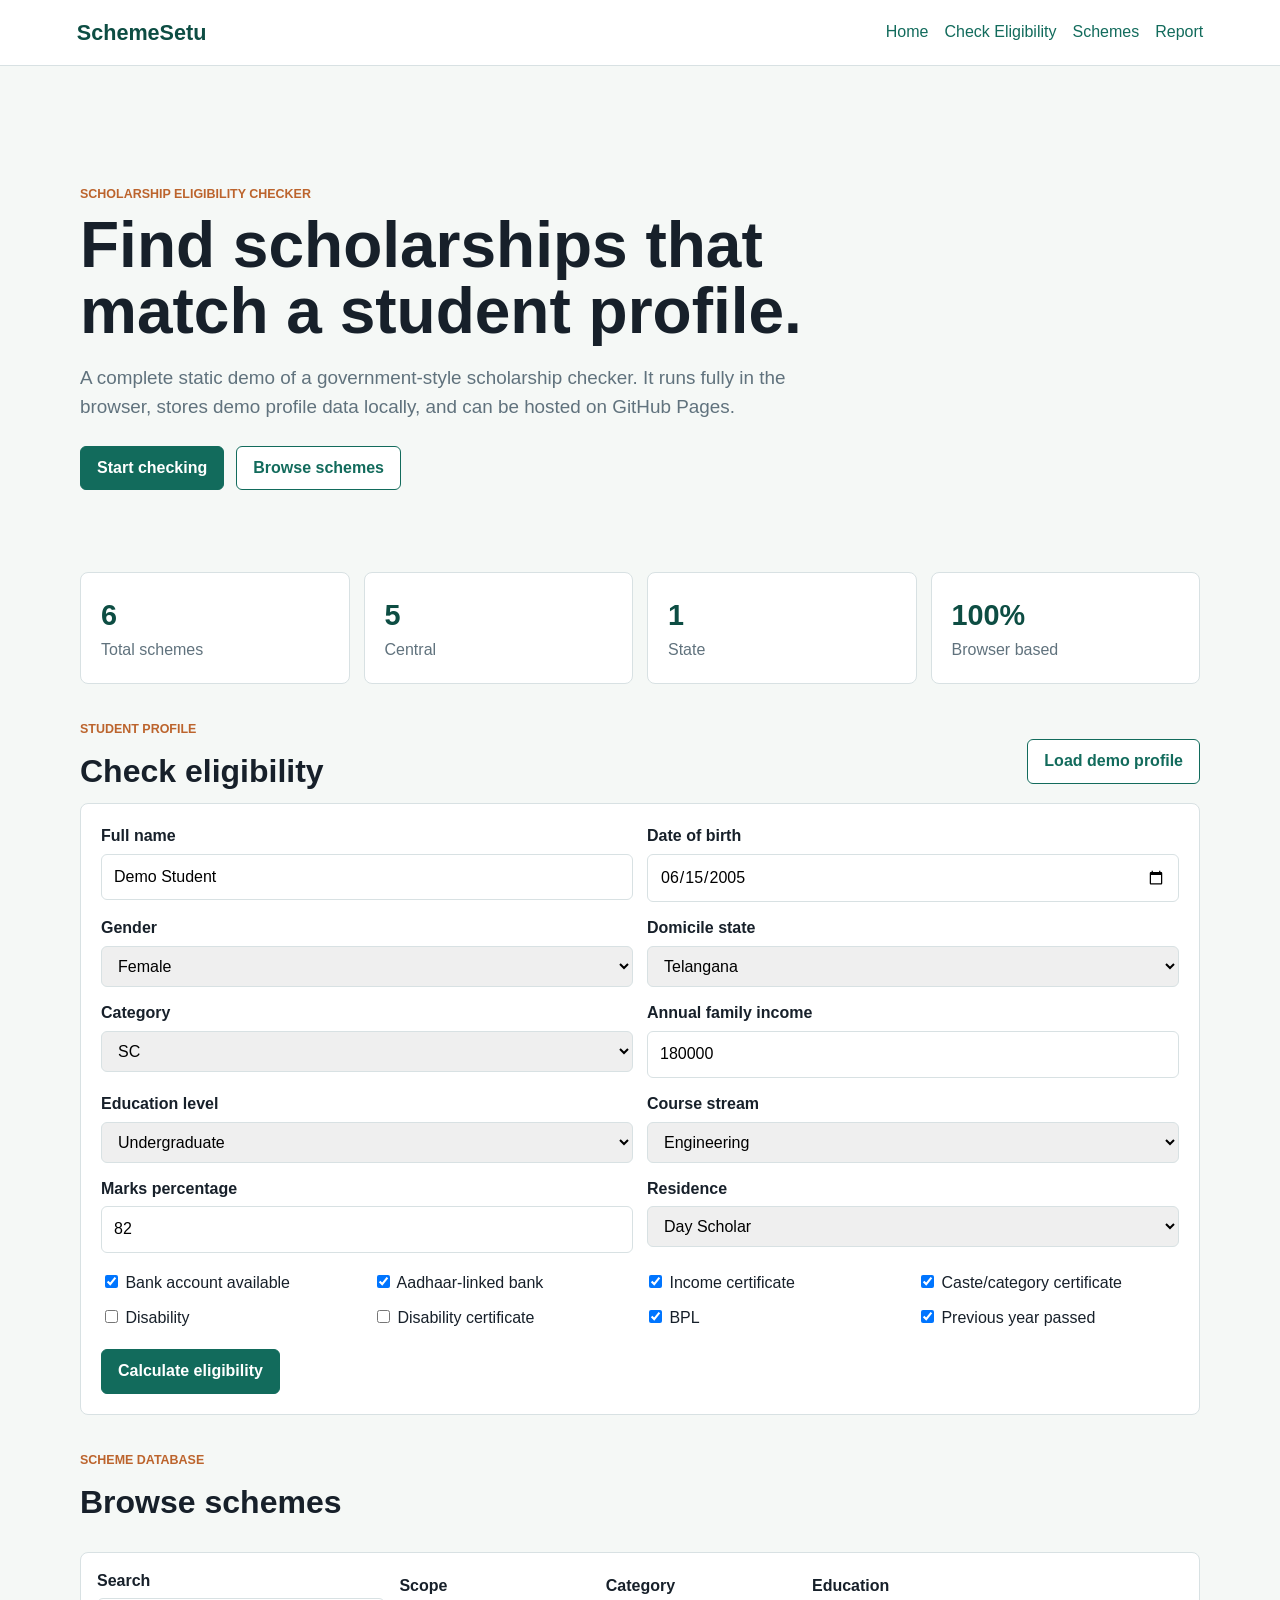
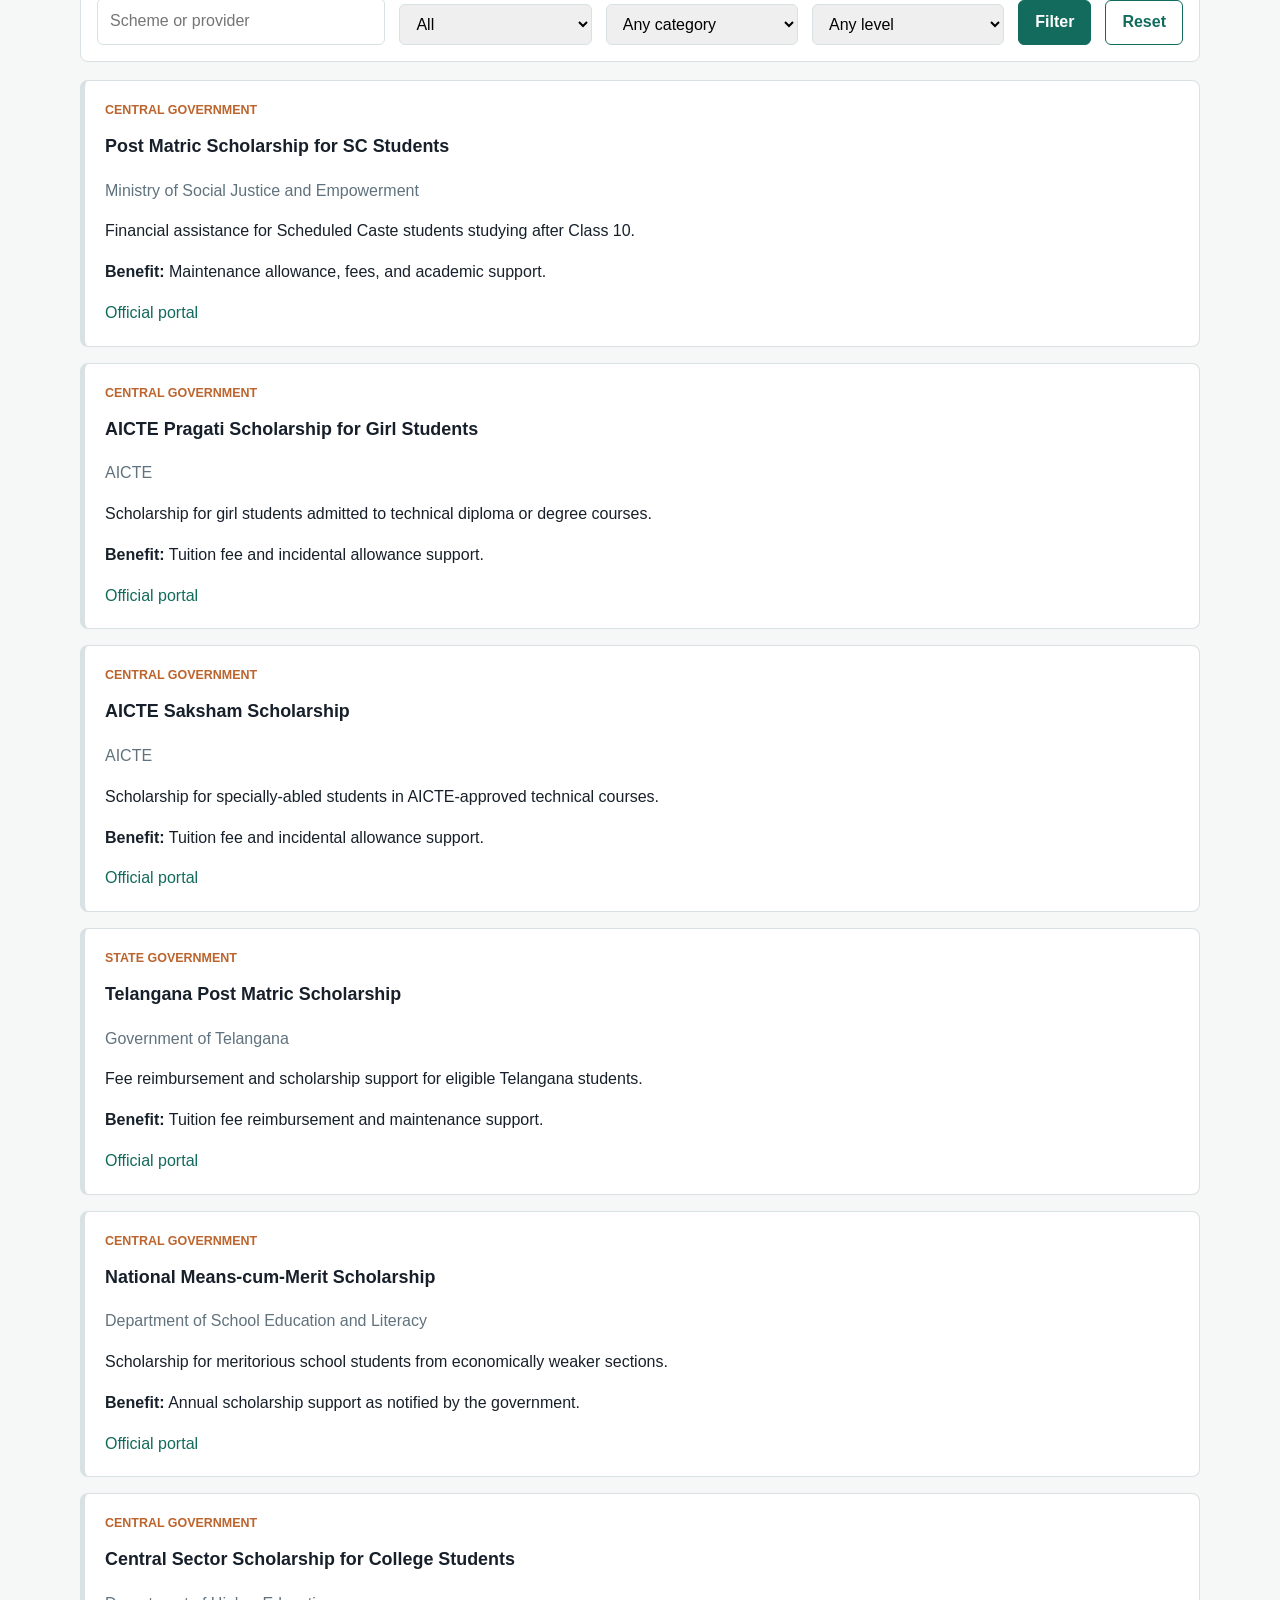
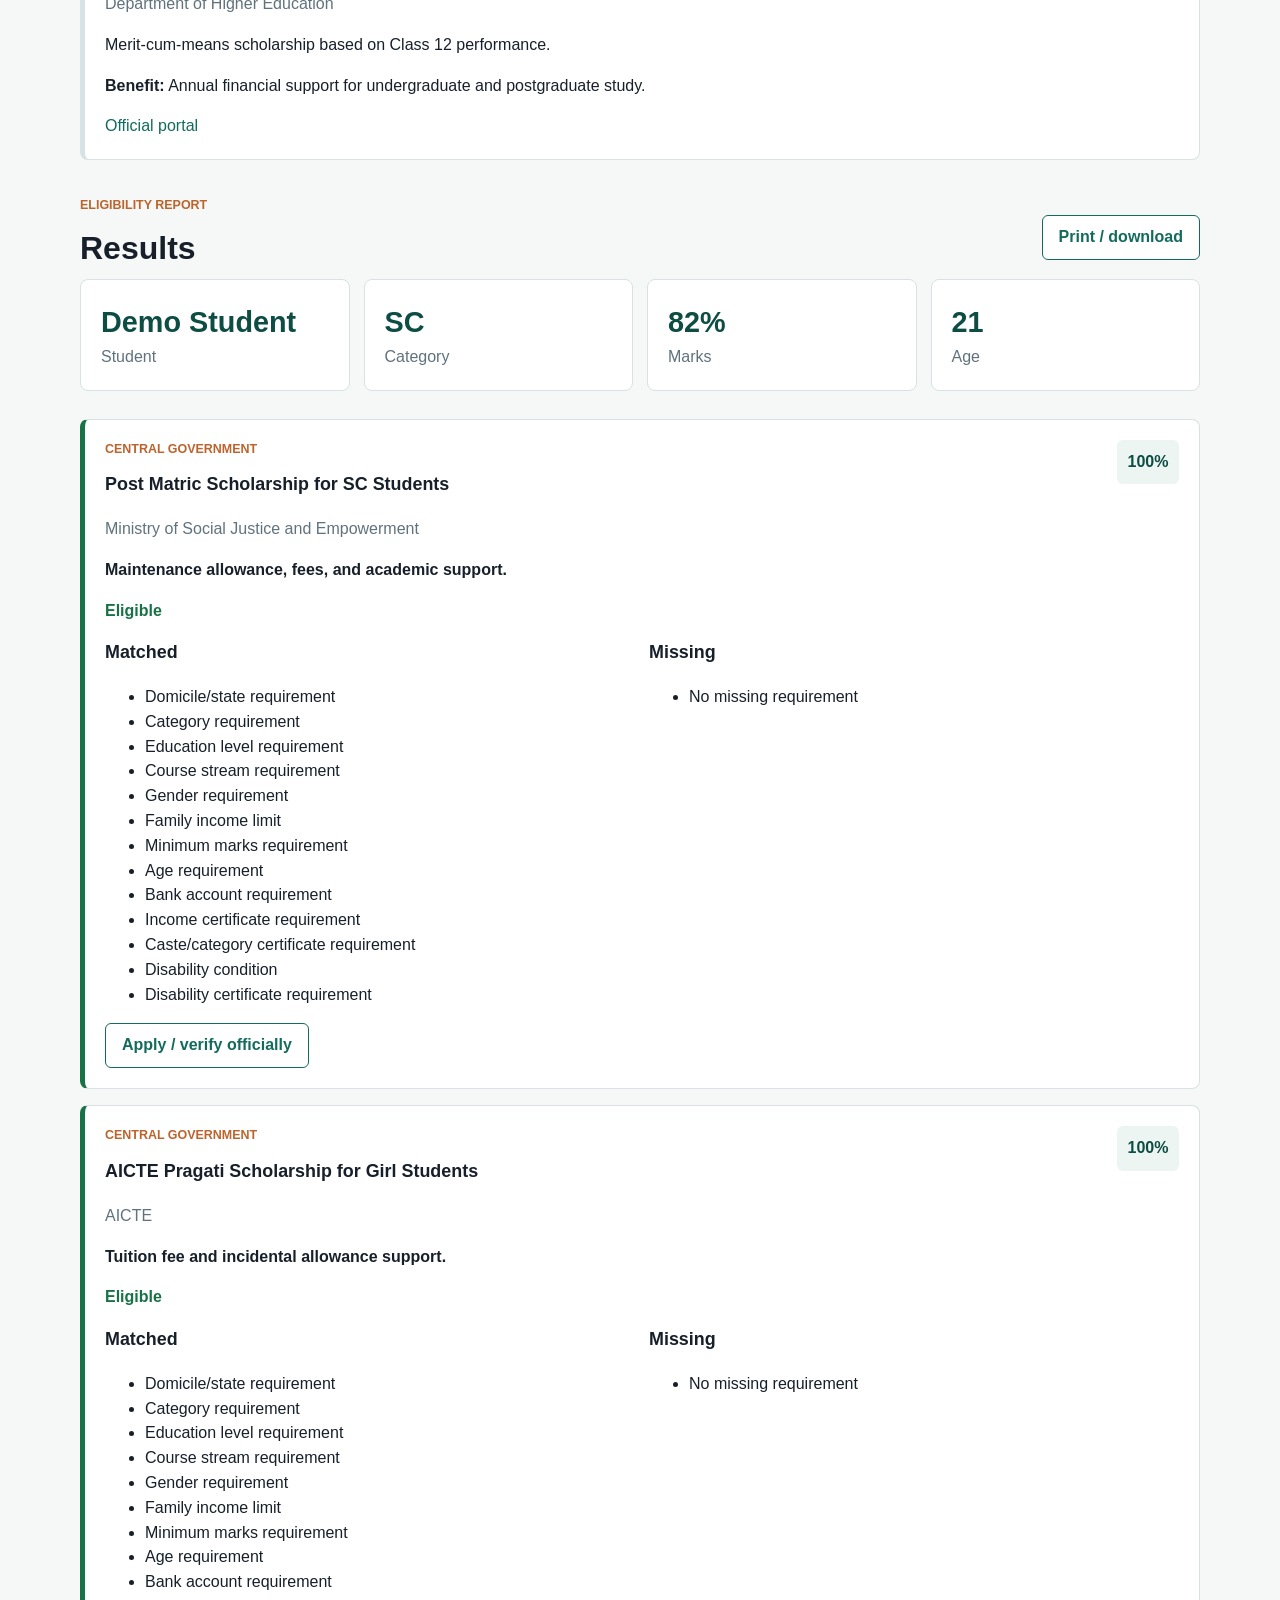
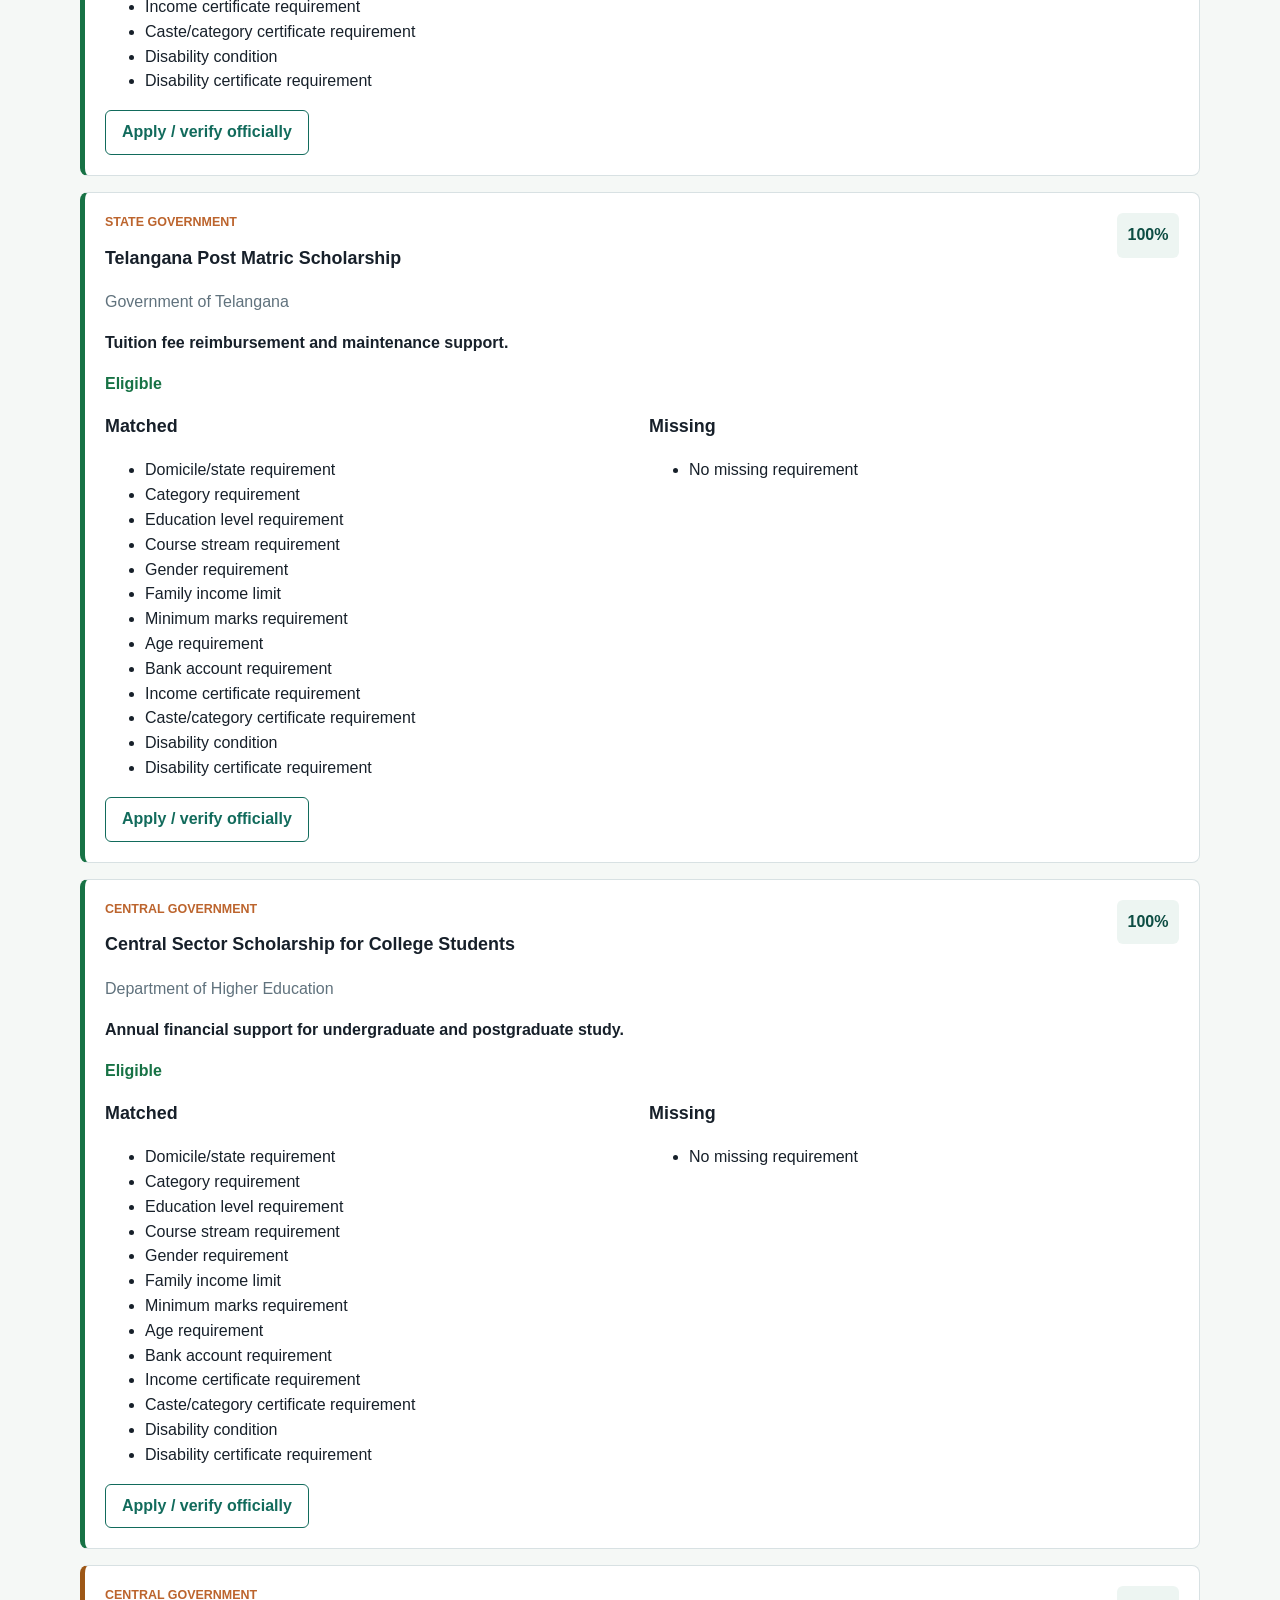
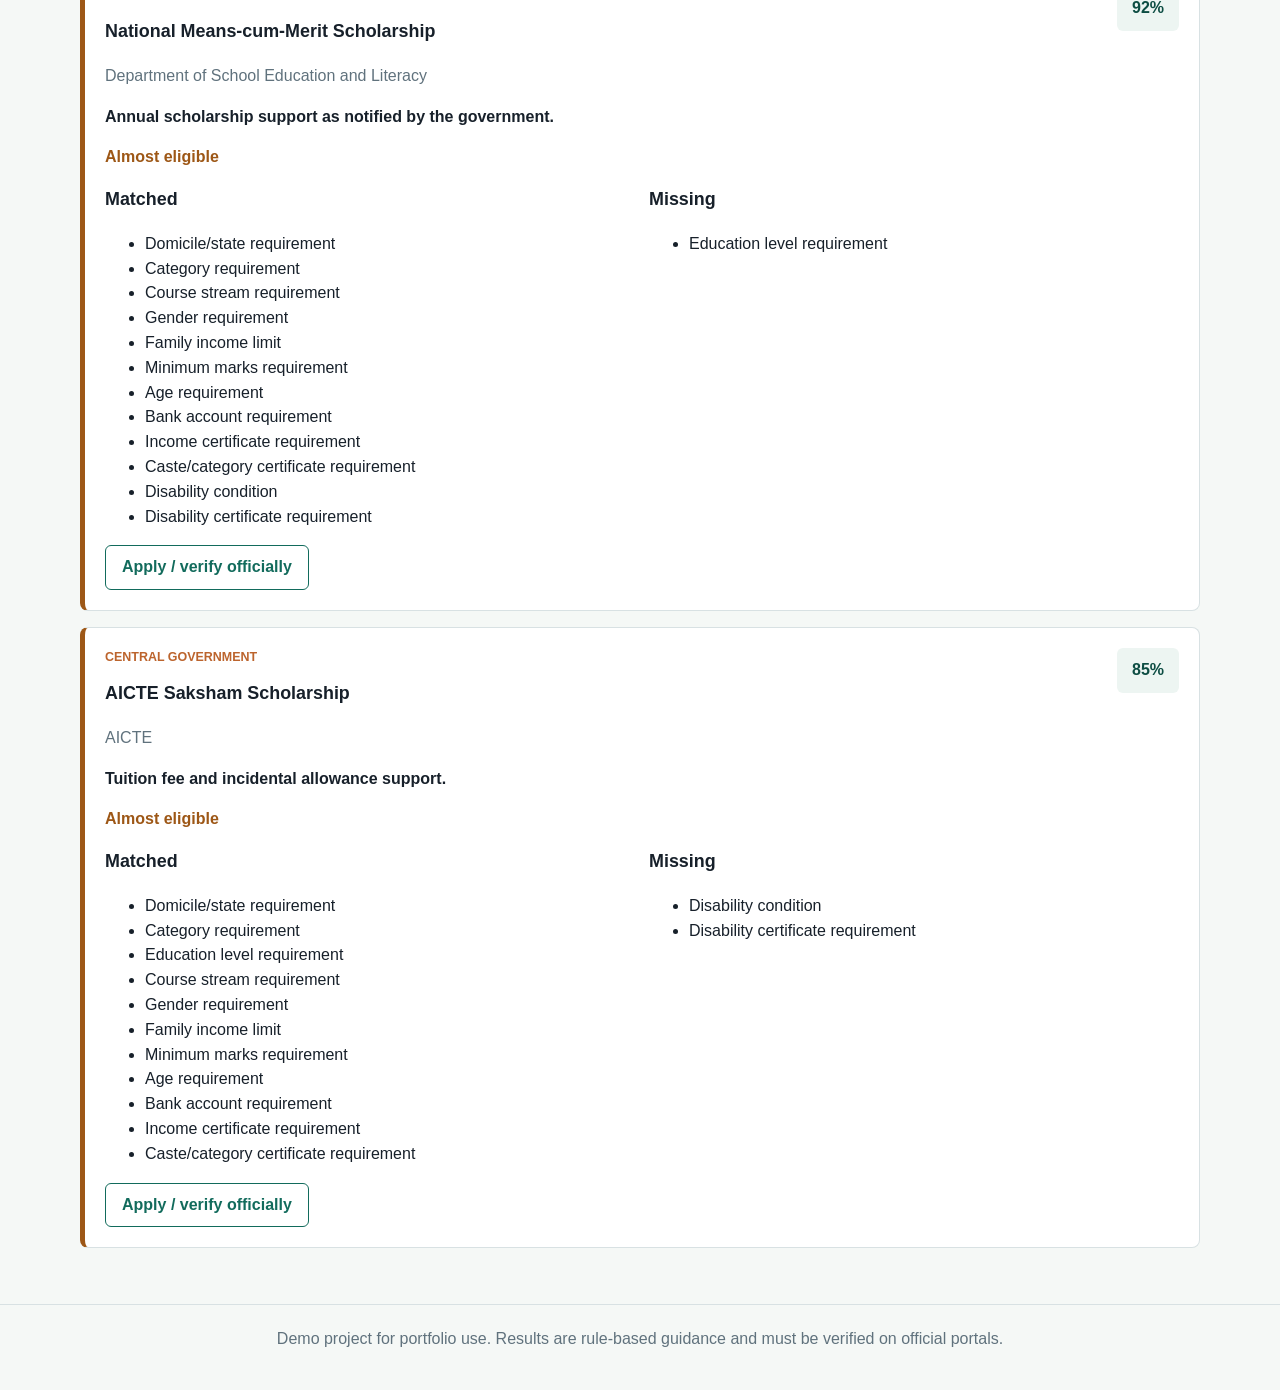
<file: docs/index.html>
<!doctype html>
<html lang="en">
<head>
  <meta charset="utf-8">
  <meta name="viewport" content="width=device-width, initial-scale=1">
  <title>SchemeSetu - Scholarship Eligibility Checker</title>
  <link rel="stylesheet" href="styles.css">
</head>
<body>
  <header class="site-header">
    <a class="brand" href="#home">SchemeSetu</a>
    <nav>
      <a href="#home">Home</a>
      <a href="#checker">Check Eligibility</a>
      <a href="#schemes">Schemes</a>
      <a href="#report">Report</a>
    </nav>
  </header>

  <main>
    <section id="home" class="hero">
      <div>
        <p class="eyebrow">Scholarship eligibility checker</p>
        <h1>Find scholarships that match a student profile.</h1>
        <p class="lead">A complete static demo of a government-style scholarship checker. It runs fully in the browser, stores demo profile data locally, and can be hosted on GitHub Pages.</p>
        <div class="actions">
          <a class="button" href="#checker">Start checking</a>
          <a class="button secondary" href="#schemes">Browse schemes</a>
        </div>
      </div>
    </section>

    <section class="stats">
      <div><strong id="schemeCount">0</strong><span>Total schemes</span></div>
      <div><strong id="centralCount">0</strong><span>Central</span></div>
      <div><strong id="stateCount">0</strong><span>State</span></div>
      <div><strong>100%</strong><span>Browser based</span></div>
    </section>

    <section id="checker" class="page-section">
      <div class="section-head">
        <div>
          <p class="eyebrow">Student profile</p>
          <h2>Check eligibility</h2>
        </div>
        <button class="button secondary" id="loadDemo">Load demo profile</button>
      </div>

      <form id="profileForm" class="form-card">
        <div class="form-grid">
          <label><span>Full name</span><input name="fullName" required></label>
          <label><span>Date of birth</span><input type="date" name="dob" required></label>
          <label><span>Gender</span><select name="gender" required></select></label>
          <label><span>Domicile state</span><select name="state" required></select></label>
          <label><span>Category</span><select name="category" required></select></label>
          <label><span>Annual family income</span><input type="number" name="income" min="0" required></label>
          <label><span>Education level</span><select name="education" required></select></label>
          <label><span>Course stream</span><select name="stream" required></select></label>
          <label><span>Marks percentage</span><input type="number" name="marks" min="0" max="100" step="0.01" required></label>
          <label><span>Residence</span><select name="residence" required></select></label>
        </div>

        <div class="checks">
          <label><input type="checkbox" name="bank"> Bank account available</label>
          <label><input type="checkbox" name="aadhaarBank"> Aadhaar-linked bank</label>
          <label><input type="checkbox" name="incomeCertificate"> Income certificate</label>
          <label><input type="checkbox" name="casteCertificate"> Caste/category certificate</label>
          <label><input type="checkbox" name="disability"> Disability</label>
          <label><input type="checkbox" name="disabilityCertificate"> Disability certificate</label>
          <label><input type="checkbox" name="bpl"> BPL</label>
          <label><input type="checkbox" name="previousPassed"> Previous year passed</label>
        </div>

        <button class="button" type="submit">Calculate eligibility</button>
      </form>
    </section>

    <section id="schemes" class="page-section">
      <div class="section-head">
        <div>
          <p class="eyebrow">Scheme database</p>
          <h2>Browse schemes</h2>
        </div>
      </div>

      <form class="filter-bar" id="schemeFilters">
        <label><span>Search</span><input type="search" name="q" placeholder="Scheme or provider"></label>
        <label><span>Scope</span><select name="scope"><option value="">All</option><option value="central">Central</option><option value="state">State</option></select></label>
        <label><span>Category</span><select name="category"></select></label>
        <label><span>Education</span><select name="education"></select></label>
        <button class="button" type="submit">Filter</button>
        <button class="button secondary" type="button" id="resetFilters">Reset</button>
      </form>

      <div id="schemeList" class="card-list"></div>
    </section>

    <section id="report" class="page-section">
      <div class="section-head print-head">
        <div>
          <p class="eyebrow">Eligibility report</p>
          <h2>Results</h2>
        </div>
        <button class="button secondary no-print" id="printReport">Print / download</button>
      </div>
      <div id="reportSummary" class="report-summary"></div>
      <div id="resultsList" class="card-list"></div>
    </section>
  </main>

  <footer>
    <p>Demo project for portfolio use. Results are rule-based guidance and must be verified on official portals.</p>
  </footer>

  <script src="app.js"></script>
</body>
</html>
</file>
<file: docs/styles.css>
:root {
  --ink: #17202a;
  --muted: #60727d;
  --paper: #ffffff;
  --soft: #f5f8f6;
  --line: #d8e1e3;
  --brand: #126b5c;
  --brand-dark: #0d4d43;
  --accent: #bc642d;
  --good: #177245;
  --warn: #9d5716;
  --bad: #a43d35;
}

* {
  box-sizing: border-box;
}

body {
  margin: 0;
  background: var(--soft);
  color: var(--ink);
  font-family: Arial, Helvetica, sans-serif;
  line-height: 1.55;
}

a {
  color: var(--brand);
  text-decoration: none;
}

a:hover {
  text-decoration: underline;
}

.site-header {
  align-items: center;
  background: var(--paper);
  border-bottom: 1px solid var(--line);
  display: flex;
  gap: 20px;
  justify-content: space-between;
  padding: 16px 6vw;
  position: sticky;
  top: 0;
  z-index: 5;
}

.brand {
  color: var(--brand-dark);
  font-size: 1.35rem;
  font-weight: 800;
}

nav {
  display: flex;
  flex-wrap: wrap;
  gap: 16px;
}

main {
  margin: 0 auto;
  padding: 36px 0 56px;
  width: min(1120px, 88vw);
}

.hero {
  align-items: center;
  display: flex;
  min-height: 470px;
}

.hero > div {
  max-width: 780px;
}

.eyebrow {
  color: var(--accent);
  font-size: 0.78rem;
  font-weight: 800;
  letter-spacing: 0;
  margin: 0 0 8px;
  text-transform: uppercase;
}

h1,
h2,
h3,
p {
  margin-top: 0;
}

h1 {
  font-size: clamp(2.2rem, 5vw, 4.8rem);
  line-height: 1.04;
  margin-bottom: 18px;
}

h2 {
  font-size: 2rem;
  margin-bottom: 6px;
}

h3 {
  font-size: 1.12rem;
}

.lead {
  color: var(--muted);
  font-size: 1.18rem;
}

.actions,
.section-head {
  align-items: center;
  display: flex;
  flex-wrap: wrap;
  gap: 12px;
  justify-content: space-between;
}

.actions {
  justify-content: flex-start;
  margin-top: 24px;
}

.button {
  align-items: center;
  background: var(--brand);
  border: 1px solid var(--brand);
  border-radius: 6px;
  color: white;
  cursor: pointer;
  display: inline-flex;
  font: inherit;
  font-weight: 700;
  justify-content: center;
  min-height: 42px;
  padding: 9px 16px;
}

.button:hover {
  background: var(--brand-dark);
  text-decoration: none;
}

.button.secondary {
  background: white;
  color: var(--brand);
}

.stats,
.report-summary {
  display: grid;
  gap: 14px;
  grid-template-columns: repeat(4, 1fr);
  margin-bottom: 28px;
}

.stats div,
.report-summary div,
.form-card,
.scheme-card {
  background: var(--paper);
  border: 1px solid var(--line);
  border-radius: 8px;
  padding: 20px;
}

.stats strong,
.report-summary strong {
  color: var(--brand-dark);
  display: block;
  font-size: 1.8rem;
}

.stats span,
.report-summary span,
.muted {
  color: var(--muted);
}

.page-section {
  margin-top: 36px;
  scroll-margin-top: 92px;
}

.form-grid,
.filter-bar {
  display: grid;
  gap: 14px;
}

.form-grid {
  grid-template-columns: repeat(2, 1fr);
}

.filter-bar {
  align-items: end;
  background: var(--paper);
  border: 1px solid var(--line);
  border-radius: 8px;
  grid-template-columns: 1.5fr repeat(3, 1fr) auto auto;
  margin: 18px 0;
  padding: 16px;
}

label span {
  display: block;
  font-weight: 700;
  margin-bottom: 5px;
}

input,
select {
  border: 1px solid var(--line);
  border-radius: 6px;
  font: inherit;
  padding: 10px 12px;
  width: 100%;
}

.checks {
  display: grid;
  gap: 10px;
  grid-template-columns: repeat(4, 1fr);
  margin: 18px 0;
}

.checks input {
  width: auto;
}

.card-list {
  display: grid;
  gap: 16px;
}

.scheme-card {
  border-left: 5px solid var(--line);
}

.scheme-card.eligible {
  border-left-color: var(--good);
}

.scheme-card.almost {
  border-left-color: var(--warn);
}

.scheme-card.not {
  border-left-color: var(--bad);
}

.card-head {
  align-items: start;
  display: flex;
  gap: 18px;
  justify-content: space-between;
}

.tag {
  color: var(--accent);
  font-size: 0.78rem;
  font-weight: 800;
  text-transform: uppercase;
}

.score {
  background: #edf5f2;
  border-radius: 6px;
  color: var(--brand-dark);
  font-weight: 800;
  min-width: 62px;
  padding: 10px;
  text-align: center;
}

.criteria {
  display: grid;
  gap: 14px;
  grid-template-columns: repeat(2, 1fr);
  margin-top: 14px;
}

.status {
  font-weight: 800;
}

.status.eligible {
  color: var(--good);
}

.status.almost {
  color: var(--warn);
}

.status.not {
  color: var(--bad);
}

footer {
  border-top: 1px solid var(--line);
  color: var(--muted);
  padding: 22px 6vw;
  text-align: center;
}

@media (max-width: 840px) {
  .site-header,
  .section-head,
  .card-head {
    align-items: flex-start;
    flex-direction: column;
  }

  .stats,
  .report-summary,
  .form-grid,
  .filter-bar,
  .checks,
  .criteria {
    grid-template-columns: 1fr;
  }
}

@media print {
  .site-header,
  .no-print,
  #home,
  #checker,
  #schemes,
  footer {
    display: none;
  }

  body {
    background: white;
  }

  main {
    width: 100%;
  }

  .scheme-card {
    break-inside: avoid;
  }
}
</file>
